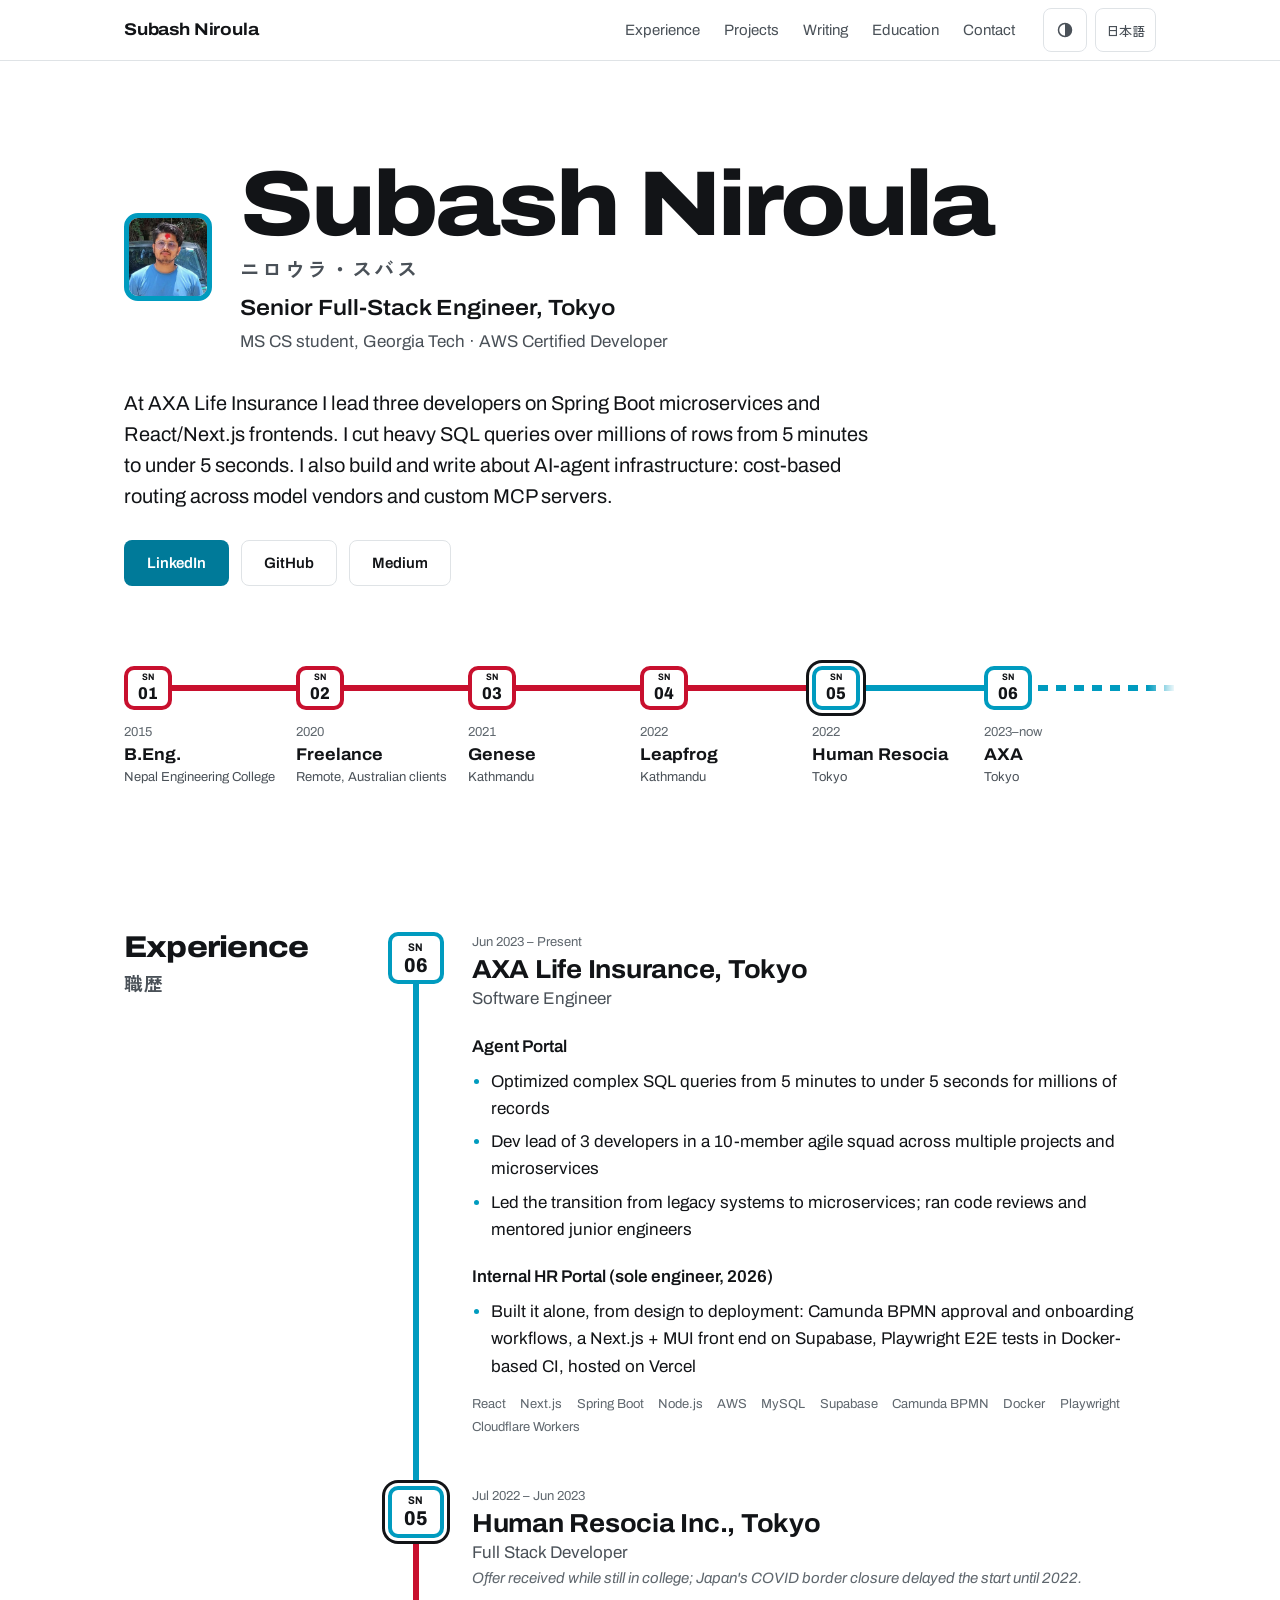
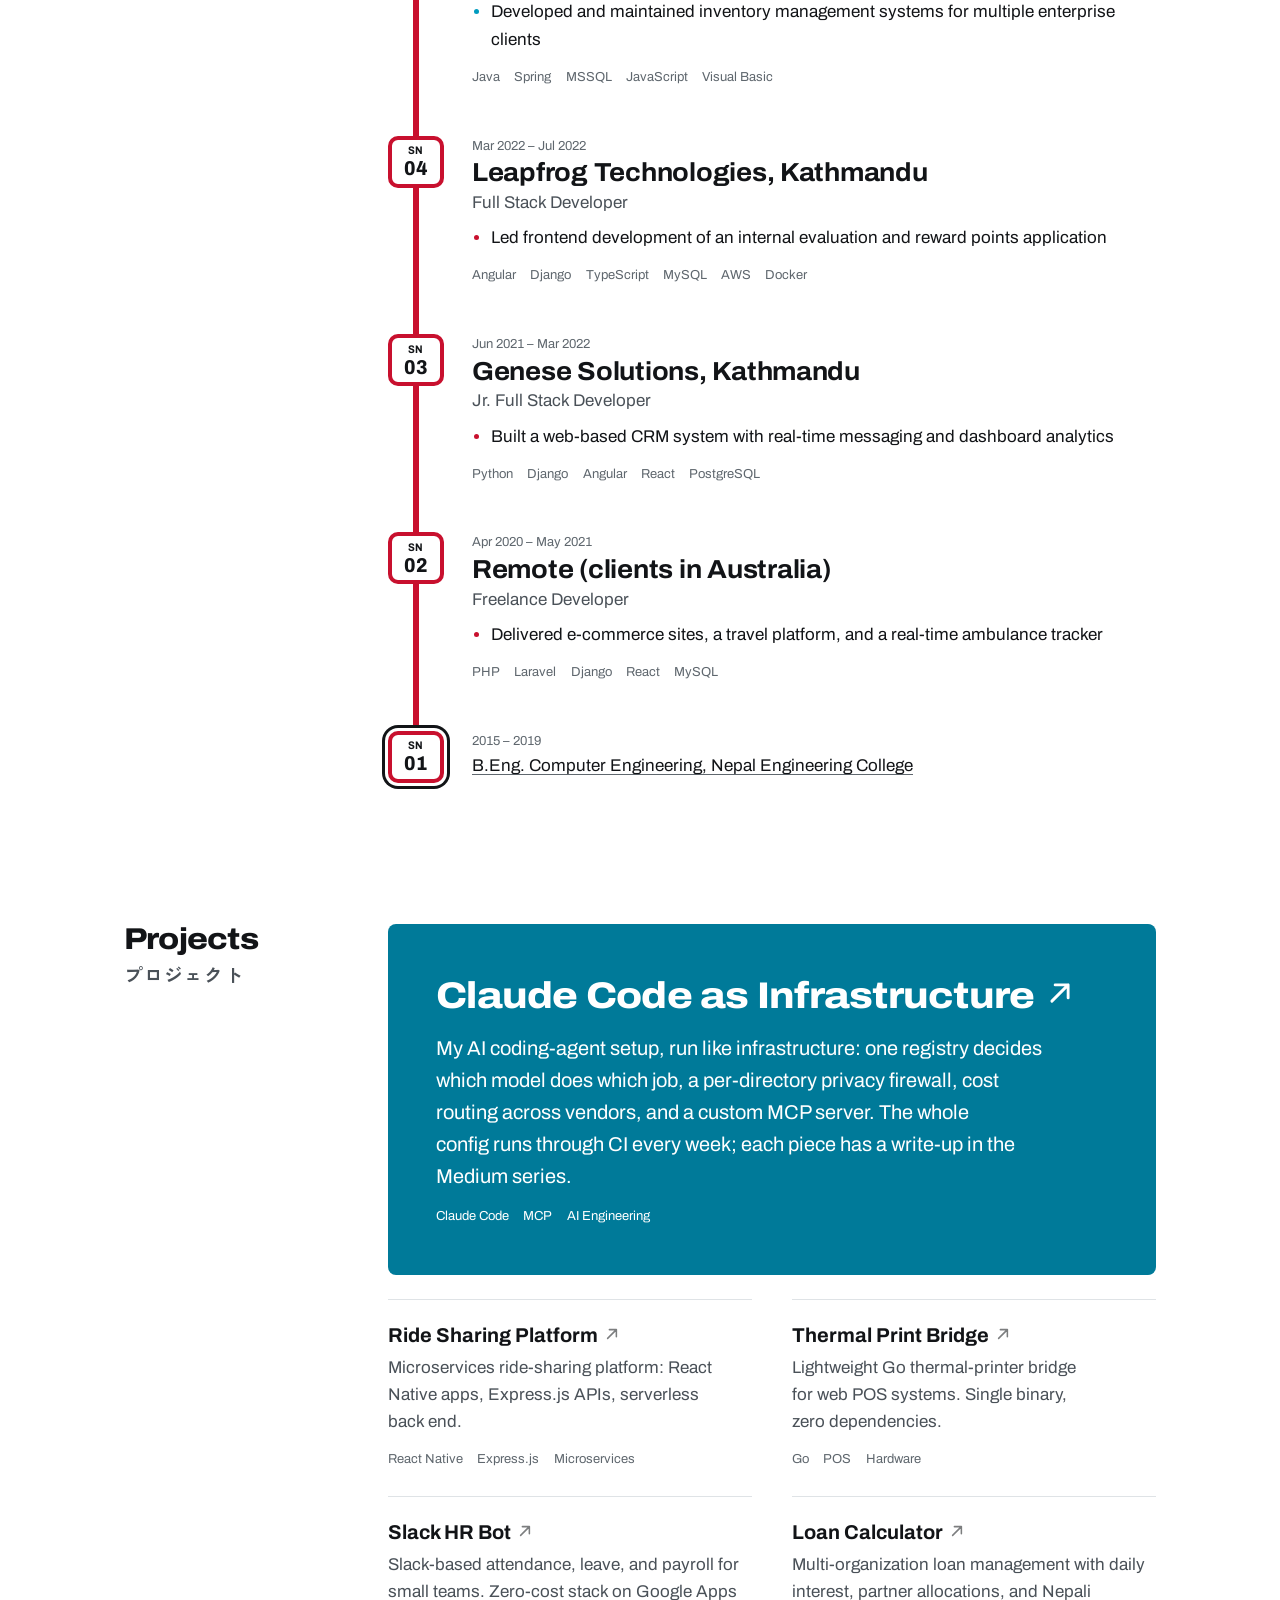
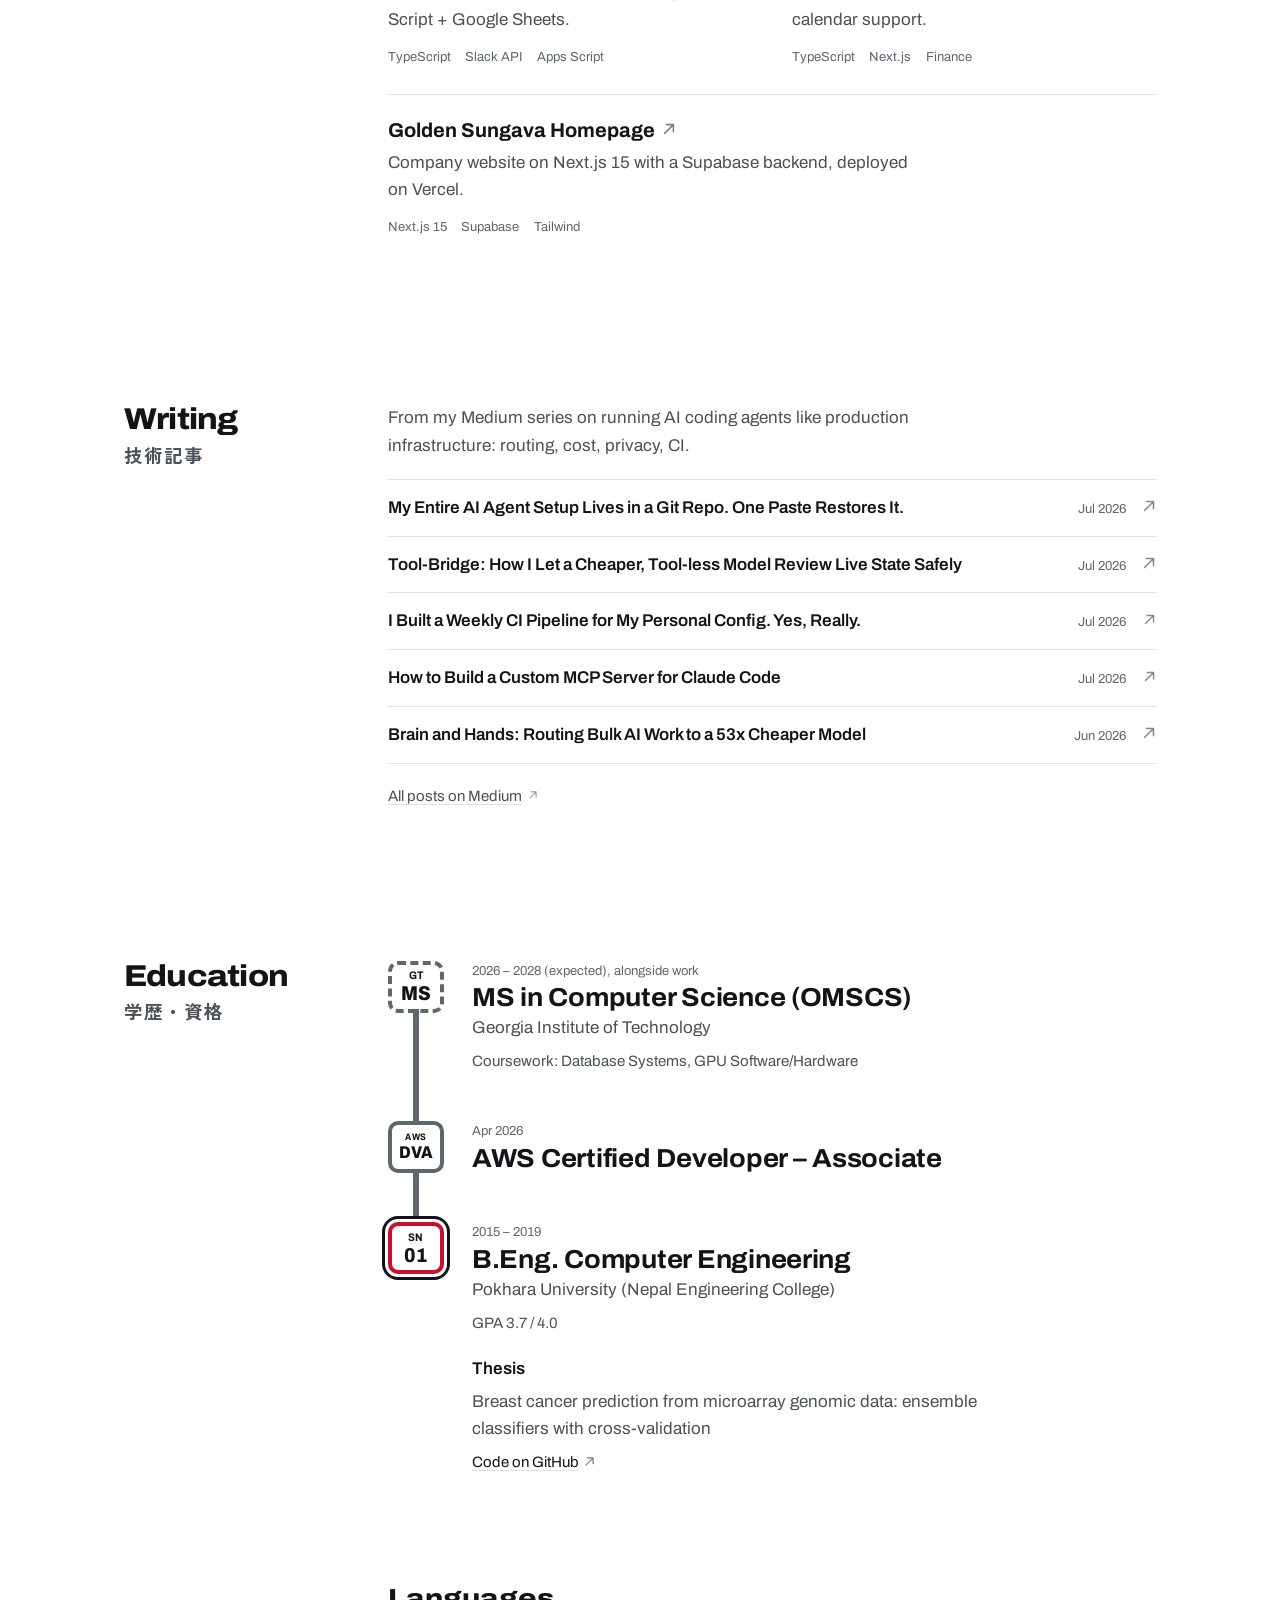
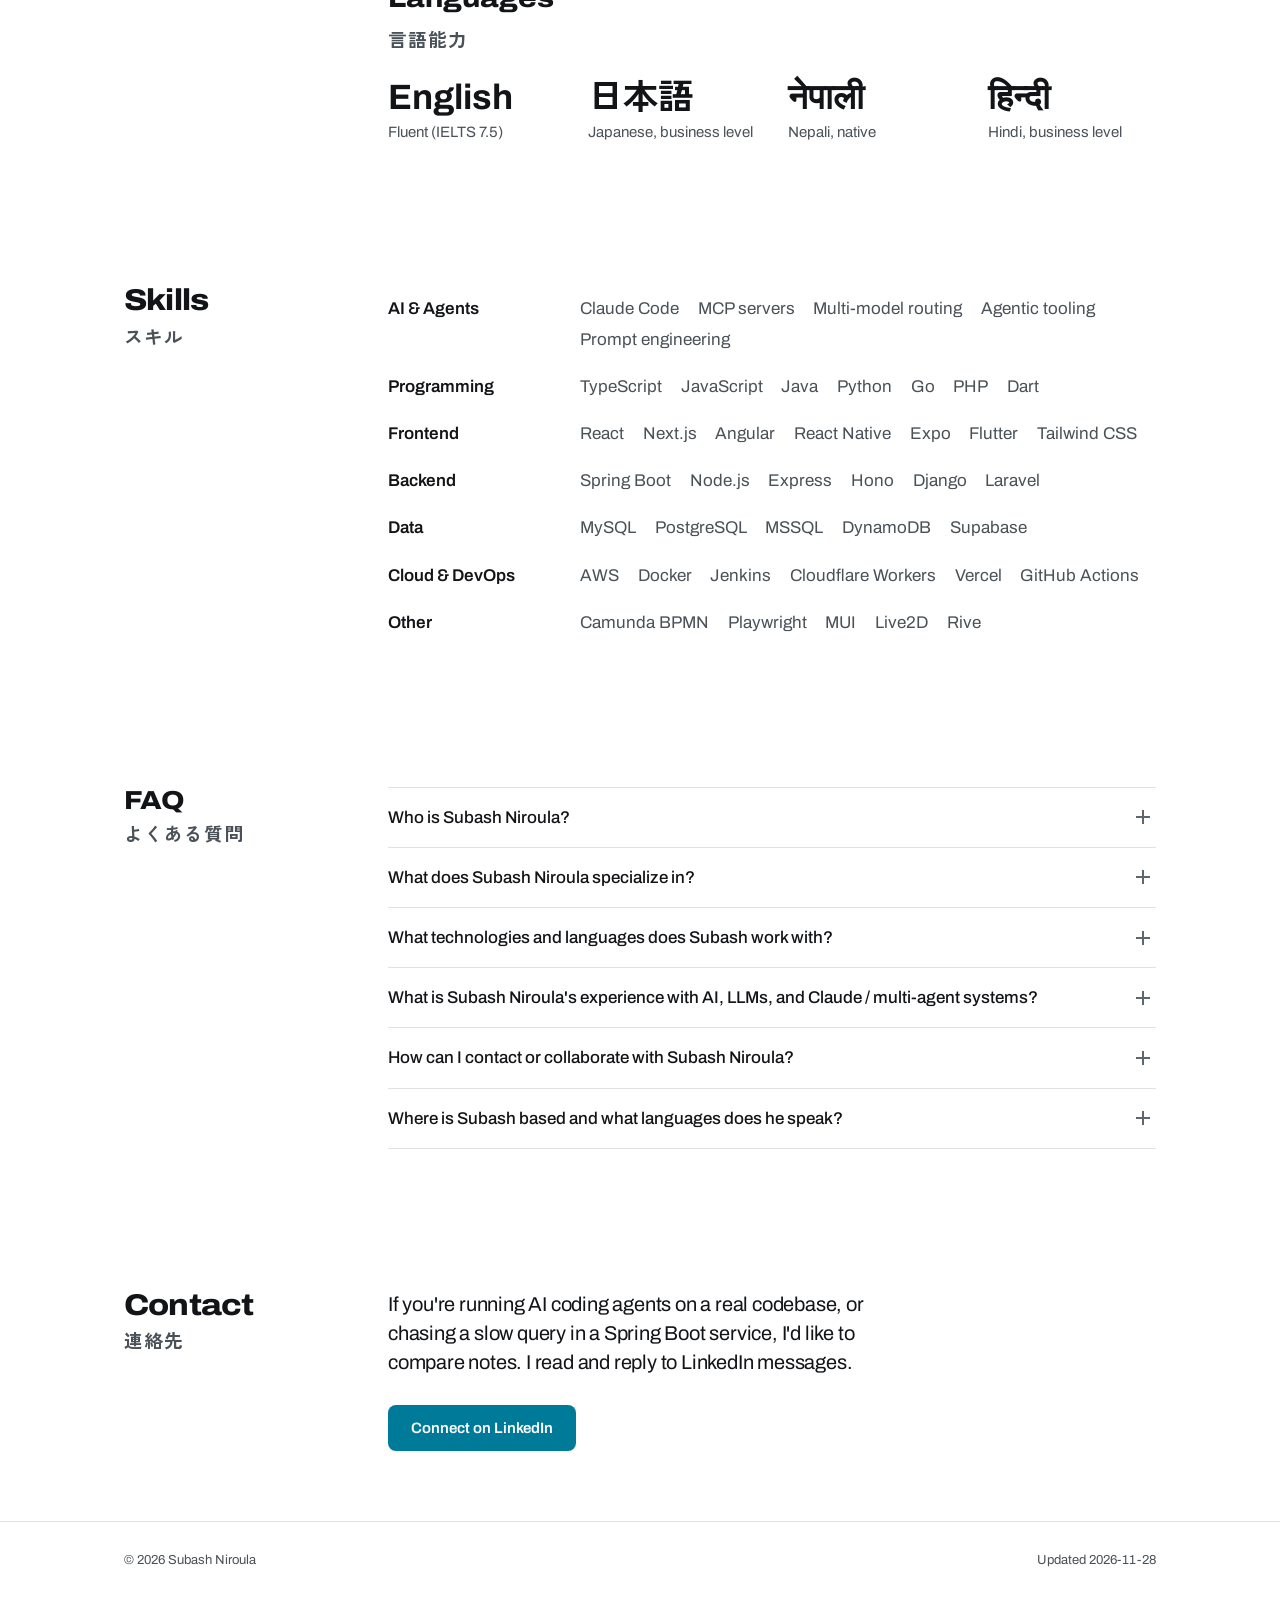
<file: index.html>
<!DOCTYPE html>
<html lang="en">
<head>
  <meta charset="UTF-8">
  <meta name="viewport" content="width=device-width, initial-scale=1.0">
  <meta name="color-scheme" content="light dark">
  <meta name="theme-color" content="#ffffff" media="(prefers-color-scheme: light)">
  <meta name="theme-color" content="#121417" media="(prefers-color-scheme: dark)">
  <!-- Apply saved theme before paint (no flash) -->
  <script>(function(){try{var t=localStorage.getItem('theme');if(t==='light'||t==='dark')document.documentElement.setAttribute('data-theme',t);}catch(e){}})();</script>
  <title>Subash Niroula — Senior Full-Stack Engineer in Tokyo</title>
  <meta name="description" content="Senior Full-Stack Engineer in Tokyo. 6+ years building enterprise products, microservices, and mobile apps with React, Spring Boot, Next.js, and Go — plus AI tooling: Claude orchestration, MCP, and multi-agent systems. MS CS @ Georgia Tech.">
  <meta name="keywords" content="Subash Niroula, Senior Full-Stack Engineer, Software Engineer Tokyo, Full Stack Developer Japan, AI Engineer, LLM, Claude, Claude Code, MCP, Model Context Protocol, multi-agent systems, AI agents, RAG, React, Spring Boot, Next.js, Go, AWS, TypeScript, Java, Python, Microservices, Georgia Tech OMSCS">
  <meta name="author" content="Subash Niroula">
  <meta name="robots" content="index, follow">
  <!-- Search engine verification -->
  <meta name="google-site-verification" content="googlef9025574cb126ee2">
  <meta name="msvalidate.01" content="975F6167C6D34147C3A9D5474EFAEA68">
  <link rel="canonical" href="https://subashn.com.np/">
  <!-- Open Graph / Social -->
  <meta property="og:type" content="website">
  <meta property="og:title" content="Subash Niroula — Senior Full-Stack Engineer in Tokyo">
  <meta property="og:description" content="Senior Full-Stack Engineer with 6+ years building enterprise products, microservices, and mobile apps. React, Spring Boot, Next.js, Go, AWS. MS CS @ Georgia Tech.">
  <meta property="og:url" content="https://subashn.com.np/">
  <meta property="og:image" content="https://subashn.com.np/avatar.jpg">
  <!-- Twitter/X Card -->
  <meta name="twitter:card" content="summary_large_image">
  <meta name="twitter:title" content="Subash Niroula — Senior Full-Stack Engineer in Tokyo">
  <meta name="twitter:description" content="Senior Full-Stack Engineer in Tokyo. 6+ years building enterprise systems with React, Spring Boot, Next.js and AWS, plus AI-agent infrastructure.">
  <meta name="twitter:image" content="https://subashn.com.np/avatar.jpg">
  <!-- Favicon -->
  <link rel="icon" type="image/svg+xml" href="/favicon.svg">
  <link rel="icon" type="image/jpeg" href="/avatar.jpg">
  <link rel="apple-touch-icon" href="/avatar.jpg">
  <!-- humans.txt -->
  <link type="text/plain" rel="author" href="/humans.txt">
  <!-- Fonts -->
  <link rel="preconnect" href="https://fonts.googleapis.com">
  <link rel="preconnect" href="https://fonts.gstatic.com" crossorigin>
  <link href="https://fonts.googleapis.com/css2?family=Archivo:wdth,wght@75..125,400..800&family=Zen+Kaku+Gothic+New:wght@400;700&display=swap" rel="stylesheet">
  <link rel="stylesheet" href="style.css">
  <!-- JSON-LD Structured Data: Person -->
  <script type="application/ld+json">
  {
    "@context": "https://schema.org",
    "@type": "Person",
    "@id": "https://subashn.com.np/#subash",
    "name": "Subash Niroula",
    "alternateName": "ニロウラ スバス",
    "url": "https://subashn.com.np",
    "image": "https://subashn.com.np/avatar.jpg",
    "jobTitle": "Senior Full-Stack Engineer",
    "hasOccupation": {
      "@type": "Occupation",
      "name": "Senior Full-Stack Software Engineer",
      "occupationLocation": { "@type": "City", "name": "Tokyo, Japan" },
      "skills": "React, Next.js, Spring Boot, Node.js, Go, TypeScript, Java, Python, AWS, Docker, Microservices, Cloudflare Workers, Camunda BPMN, AI tooling, LLMs, Claude, MCP, multi-agent systems, RAG"
    },
    "worksFor": {
      "@type": "Organization",
      "name": "AXA Life Insurance",
      "address": {
        "@type": "PostalAddress",
        "addressLocality": "Tokyo",
        "addressCountry": "JP"
      }
    },
    "address": {
      "@type": "PostalAddress",
      "addressLocality": "Tokyo",
      "addressCountry": "JP"
    },
    "alumniOf": [
      {
        "@type": "CollegeOrUniversity",
        "name": "Georgia Institute of Technology",
        "url": "https://www.gatech.edu",
        "department": "Online Master of Science in Computer Science (OMSCS)"
      },
      {
        "@type": "CollegeOrUniversity",
        "name": "Pokhara University (Nepal Engineering College)",
        "url": "https://www.pu.edu.np"
      }
    ],
    "hasCredential": [
      { "@type": "EducationalOccupationalCredential", "credentialCategory": "degree", "name": "B.Eng. Computer Engineering" },
      { "@type": "EducationalOccupationalCredential", "credentialCategory": "certificate", "name": "AWS Certified Developer – Associate (2026)" },
      { "@type": "EducationalOccupationalCredential", "credentialCategory": "certificate", "name": "IELTS 7.5 (English)" }
    ],
    "knowsLanguage": ["en", "ja", "hi", "ne"],
    "knowsAbout": [
      "TypeScript", "JavaScript", "Java", "Python", "Go",
      "React", "Next.js", "Spring Boot", "Node.js", "Angular",
      "React Native", "Flutter", "AWS", "Docker", "PostgreSQL",
      "MySQL", "Microservices", "Cloudflare Workers", "Supabase",
      "Camunda BPMN", "Full-Stack Development", "System Design",
      "Artificial Intelligence", "Large Language Models", "Claude", "Claude Code",
      "Model Context Protocol (MCP)", "Multi-Agent Systems", "AI Agents", "RAG", "Prompt Engineering"
    ],
    "description": "Senior Full-Stack Engineer in Tokyo with 6+ years of experience. Builds enterprise systems end to end with React, Spring Boot, Next.js, and AWS, and writes about AI-agent infrastructure. Pursuing an MS in Computer Science at Georgia Tech.",
    "sameAs": [
      "https://github.com/subash1999",
      "https://www.linkedin.com/in/subash-niroula-9a2734181/",
      "https://medium.com/@subash.niroula4455"
    ],
    "nationality": {
      "@type": "Country",
      "name": "Nepal"
    }
  }
  </script>
  <!-- JSON-LD: ProfilePage (signals this page IS this person — AI entity verification) -->
  <script type="application/ld+json">
  {
    "@context": "https://schema.org",
    "@type": "ProfilePage",
    "url": "https://subashn.com.np",
    "name": "Subash Niroula — Senior Full-Stack Engineer in Tokyo",
    "dateModified": "2026-11-28",
    "mainEntity": { "@id": "https://subashn.com.np/#subash" },
    "inLanguage": ["en", "ja"]
  }
  </script>
  <!-- JSON-LD: WebSite -->
  <script type="application/ld+json">
  {
    "@context": "https://schema.org",
    "@type": "WebSite",
    "name": "Subash Niroula — Portfolio",
    "url": "https://subashn.com.np",
    "author": { "@id": "https://subashn.com.np/#subash" },
    "inLanguage": ["en", "ja"]
  }
  </script>
  <!-- JSON-LD: FAQPage (answers mirror the visible #faq section — AI-askable) -->
  <script type="application/ld+json">
  {
    "@context": "https://schema.org",
    "@type": "FAQPage",
    "mainEntity": [
      {
        "@type": "Question",
        "name": "Who is Subash Niroula?",
        "acceptedAnswer": {
          "@type": "Answer",
          "text": "Subash Niroula is a Senior Full-Stack Engineer based in Tokyo, Japan, with 6+ years of experience building enterprise systems end to end. He works across React, Spring Boot, Next.js, and AWS, and is pursuing an MS in Computer Science at Georgia Tech."
        }
      },
      {
        "@type": "Question",
        "name": "What does Subash Niroula specialize in?",
        "acceptedAnswer": {
          "@type": "Answer",
          "text": "He specializes in full-stack product development from architecture through deployment and operations, including microservices, workflow automation with Camunda BPMN, and performance optimization such as cutting heavy SQL queries from 5 minutes to under 5 seconds on millions of records."
        }
      },
      {
        "@type": "Question",
        "name": "What technologies and languages does Subash work with?",
        "acceptedAnswer": {
          "@type": "Answer",
          "text": "TypeScript, JavaScript, Java, Python, and Go; React, Next.js, Angular, React Native, and Flutter on the frontend; Spring Boot, Node.js, Express, and Django on the backend; with AWS, Docker, Cloudflare Workers, and PostgreSQL or MySQL databases."
        }
      },
      {
        "@type": "Question",
        "name": "What is Subash Niroula's experience with AI, LLMs, and Claude / multi-agent systems?",
        "acceptedAnswer": {
          "@type": "Answer",
          "text": "Subash builds AI-powered systems and developer tooling: multi-agent orchestration, Claude and Claude Code workflows, MCP (Model Context Protocol) tools and servers, and LLM features integrated into full-stack apps. He benchmarked 9 local LLMs and built an MCP bridge to cut AI-agent costs (published on Medium), and works with retrieval-augmented generation (RAG), agent design, and prompt engineering."
        }
      },
      {
        "@type": "Question",
        "name": "How can I contact or collaborate with Subash Niroula?",
        "acceptedAnswer": {
          "@type": "Answer",
          "text": "The best way to reach Subash is on LinkedIn. He's always glad to talk shop with other engineers, swap notes on full-stack and AI tooling, and hear about interesting technical problems."
        }
      },
      {
        "@type": "Question",
        "name": "Where is Subash based and what languages does he speak?",
        "acceptedAnswer": {
          "@type": "Answer",
          "text": "He is based in Tokyo, Japan. He speaks English (IELTS 7.5), Japanese (business level), Hindi (business level), and native Nepali."
        }
      }
    ]
  }
  </script>
</head>
<body id="top">
  <a class="skip-link" href="#main" data-en="Skip to content" data-jp="本文へスキップ">Skip to content</a>

  <nav class="nav" aria-label="Primary">
    <div class="nav-inner">
      <a href="#top" class="nav-logo" lang="en">Subash Niroula</a>
      <div class="nav-links">
        <a href="#experience" data-en="Experience" data-jp="職歴">Experience</a>
        <a href="#projects" data-en="Projects" data-jp="プロジェクト">Projects</a>
        <a href="#writing" data-en="Writing" data-jp="技術記事">Writing</a>
        <a href="#education" data-en="Education" data-jp="学歴・資格">Education</a>
        <a href="#contact" data-en="Contact" data-jp="連絡先">Contact</a>
      </div>
      <div class="nav-actions">
        <button id="theme-toggle" class="nav-btn" type="button" aria-label="Dark mode" title="Dark mode" aria-pressed="false">
          <svg width="16" height="16" viewBox="0 0 16 16" aria-hidden="true"><circle cx="8" cy="8" r="6.5" fill="none" stroke="currentColor" stroke-width="1.5"/><path d="M8 1.5a6.5 6.5 0 0 1 0 13z" fill="currentColor"/></svg>
        </button>
        <button id="lang-toggle" class="nav-btn" type="button" lang="ja">日本語</button>
      </div>
    </div>
  </nav>

  <main id="main">
  <!-- Hero -->
  <header class="hero">
    <div class="container">
      <div class="hero-head">
        <img src="/avatar.jpg" alt="" class="hero-avatar" width="88" height="88">
        <div>
          <h1 class="hero-name" lang="en">Subash Niroula</h1>
          <p class="hero-kana" lang="ja" aria-hidden="true">ニロウラ・スバス</p>
          <p class="hero-title" data-en="Senior Full-Stack Engineer, Tokyo" data-jp="シニアフルスタックエンジニア（東京）">Senior Full-Stack Engineer, Tokyo</p>
          <p class="hero-sub" data-en="MS CS student, Georgia Tech · AWS Certified Developer" data-jp="ジョージア工科大学 CS修士課程在籍・AWS認定デベロッパー">MS CS student, Georgia Tech · AWS Certified Developer</p>
        </div>
      </div>
      <p class="hero-desc" data-en="At AXA Life Insurance I lead three developers on Spring Boot microservices and React/Next.js frontends. I cut heavy SQL queries over millions of rows from 5 minutes to under 5 seconds. I also build and write about AI-agent infrastructure: cost-based routing across model vendors and custom MCP servers." data-jp="アクサ生命保険で3名の開発者をリードし、Spring BootのマイクロサービスとReact/Next.jsのフロントエンドを開発しています。数百万件のデータを扱うSQLクエリの実行時間を5分から5秒未満に短縮しました。AIエージェント基盤（ベンダー横断のコスト別モデルルーティング、自作MCPサーバー）の構築と技術発信にも取り組んでいます。">At AXA Life Insurance I lead three developers on Spring Boot microservices and React/Next.js frontends. I cut heavy SQL queries over millions of rows from 5 minutes to under 5 seconds. I also build and write about AI-agent infrastructure: cost-based routing across model vendors and custom MCP servers.</p>
      <div class="hero-links">
        <a href="https://www.linkedin.com/in/subash-niroula-9a2734181/" target="_blank" rel="noopener me" class="btn btn-primary">LinkedIn</a>
        <a href="https://github.com/subash1999" target="_blank" rel="noopener me" class="btn btn-ghost">GitHub</a>
        <a href="https://medium.com/@subash.niroula4455" target="_blank" rel="noopener me" class="btn btn-ghost">Medium</a>
      </div>

      <!-- Career as a rail line: Nepal segment in crimson, Japan segment in the line colour -->
      <div class="strip-wrap">
        <ol class="strip" role="list" aria-label="Career route, 2015 to now">
          <li data-region="np" style="--i:0"><span class="code" aria-hidden="true"><b>SN</b>01</span><span class="yr">2015</span><span class="nm" data-en="B.Eng." data-jp="学士">B.Eng.</span><span class="pl" lang="en">Nepal Engineering College</span></li>
          <li data-region="np" style="--i:1"><span class="code" aria-hidden="true"><b>SN</b>02</span><span class="yr">2020</span><span class="nm" data-en="Freelance" data-jp="フリー​ランス">Freelance</span><span class="pl" data-en="Remote, Australian clients" data-jp="豪州クライアント（リモート）">Remote, Australian clients</span></li>
          <li data-region="np" style="--i:2"><span class="code" aria-hidden="true"><b>SN</b>03</span><span class="yr">2021</span><span class="nm" lang="en">Genese</span><span class="pl" data-en="Kathmandu" data-jp="カトマンズ">Kathmandu</span></li>
          <li data-region="np" style="--i:3"><span class="code" aria-hidden="true"><b>SN</b>04</span><span class="yr">2022</span><span class="nm" lang="en">Leapfrog</span><span class="pl" data-en="Kathmandu" data-jp="カトマンズ">Kathmandu</span></li>
          <li data-region="jp" data-cross style="--i:4"><span class="code" aria-hidden="true"><b>SN</b>05</span><span class="yr">2022</span><span class="nm" data-en="Human Resocia" data-jp="ヒューマン​リソシア">Human Resocia</span><span class="pl" data-en="Tokyo" data-jp="東京">Tokyo</span></li>
          <li data-region="jp" class="now" style="--i:5"><span class="code" aria-hidden="true"><b>SN</b>06</span><span class="yr" data-en="2023–now" data-jp="2023–現在">2023–now</span><span class="nm" lang="en">AXA</span><span class="pl" data-en="Tokyo" data-jp="東京">Tokyo</span></li>
        </ol>
      </div>
    </div>
  </header>

  <!-- Experience: one stop per job, newest first; the code is the stop's order on the route -->
  <section id="experience" class="section" aria-labelledby="experience-title">
    <div class="container">
      <h2 class="section-title" id="experience-title"><span data-en="Experience" data-jp="職歴">Experience</span><span class="sign-alt" lang="ja" aria-hidden="true" data-en="職歴" data-jp="Experience">職歴</span></h2>
      <ol class="route" role="list">

        <li class="stop" data-region="jp">
          <span class="code" aria-hidden="true"><b>SN</b>06</span>
          <div>
            <p class="stop-date" data-en="Jun 2023 – Present" data-jp="2023年6月 – 現在">Jun 2023 – Present</p>
            <h3 data-en="AXA Life Insurance, Tokyo" data-jp="アクサ生命保険（東京）">AXA Life Insurance, Tokyo</h3>
            <p class="stop-role" data-en="Software Engineer" data-jp="ソフトウェアエンジニア">Software Engineer</p>
            <h4 class="stop-sub" data-en="Agent Portal" data-jp="エージェントポータル">Agent Portal</h4>
            <ul>
              <li data-en="Optimized complex SQL queries from 5 minutes to under 5 seconds for millions of records" data-jp="数百万レコードを扱う複雑なSQLクエリを最適化し、実行時間を5分から5秒未満に短縮">Optimized complex SQL queries from 5 minutes to under 5 seconds for millions of records</li>
              <li data-en="Dev lead of 3 developers in a 10-member agile squad across multiple projects and microservices" data-jp="10名のアジャイルスクワッド内で3名の開発者のリードを務め、複数プロジェクト・マイクロサービスを担当">Dev lead of 3 developers in a 10-member agile squad across multiple projects and microservices</li>
              <li data-en="Led the transition from legacy systems to microservices; ran code reviews and mentored junior engineers" data-jp="レガシーシステムからマイクロサービスへの移行を主導し、コードレビューとジュニアエンジニアの育成を担当">Led the transition from legacy systems to microservices; ran code reviews and mentored junior engineers</li>
            </ul>
            <h4 class="stop-sub" data-en="Internal HR Portal (sole engineer, 2026)" data-jp="社内HRポータル（単独エンジニア・2026）">Internal HR Portal (sole engineer, 2026)</h4>
            <ul>
              <li data-en="Built it alone, from design to deployment: Camunda BPMN approval and onboarding workflows, a Next.js + MUI front end on Supabase, Playwright E2E tests in Docker-based CI, hosted on Vercel" data-jp="設計からデプロイまで単独で担当。Camunda BPMNで承認・オンボーディングのワークフローを構築し、Next.js + MUIとSupabaseで実装、Docker上のCIでPlaywrightのE2Eテストを回し、Vercelにデプロイ">Built it alone, from design to deployment: Camunda BPMN approval and onboarding workflows, a Next.js + MUI front end on Supabase, Playwright E2E tests in Docker-based CI, hosted on Vercel</li>
            </ul>
            <ul class="tags" role="list" lang="en"><li>React</li> <li>Next.js</li> <li>Spring Boot</li> <li>Node.js</li> <li>AWS</li> <li>MySQL</li> <li>Supabase</li> <li>Camunda BPMN</li> <li>Docker</li> <li>Playwright</li> <li>Cloudflare Workers</li></ul>
          </div>
        </li>

        <li class="stop" data-region="jp" data-cross>
          <span class="code" aria-hidden="true"><b>SN</b>05</span>
          <div>
            <p class="stop-date" data-en="Jul 2022 – Jun 2023" data-jp="2022年7月 – 2023年6月">Jul 2022 – Jun 2023</p>
            <h3 data-en="Human Resocia Inc., Tokyo" data-jp="ヒューマンリソシア株式会社（東京）">Human Resocia Inc., Tokyo</h3>
            <p class="stop-role" data-en="Full Stack Developer" data-jp="フルスタックエンジニア">Full Stack Developer</p>
            <p class="stop-note" data-en="Offer received while still in college; Japan's COVID border closure delayed the start until 2022." data-jp="大学在学中に内定。新型コロナによる日本の入国制限のため、入社は2022年に。">Offer received while still in college; Japan's COVID border closure delayed the start until 2022.</p>
            <ul>
              <li data-en="Developed and maintained inventory management systems for multiple enterprise clients" data-jp="複数の企業クライアント向け在庫管理システムを開発・保守">Developed and maintained inventory management systems for multiple enterprise clients</li>
            </ul>
            <ul class="tags" role="list" lang="en"><li>Java</li> <li>Spring</li> <li>MSSQL</li> <li>JavaScript</li> <li>Visual Basic</li></ul>
          </div>
        </li>

        <li class="stop" data-region="np">
          <span class="code" aria-hidden="true"><b>SN</b>04</span>
          <div>
            <p class="stop-date" data-en="Mar 2022 – Jul 2022" data-jp="2022年3月 – 2022年7月">Mar 2022 – Jul 2022</p>
            <h3 data-en="Leapfrog Technologies, Kathmandu" data-jp="Leapfrog Technologies（カトマンズ）">Leapfrog Technologies, Kathmandu</h3>
            <p class="stop-role" data-en="Full Stack Developer" data-jp="フルスタックエンジニア">Full Stack Developer</p>
            <ul>
              <li data-en="Led frontend development of an internal evaluation and reward points application" data-jp="社内評価・リワードポイントアプリのフロントエンド開発をリード">Led frontend development of an internal evaluation and reward points application</li>
            </ul>
            <ul class="tags" role="list" lang="en"><li>Angular</li> <li>Django</li> <li>TypeScript</li> <li>MySQL</li> <li>AWS</li> <li>Docker</li></ul>
          </div>
        </li>

        <li class="stop" data-region="np">
          <span class="code" aria-hidden="true"><b>SN</b>03</span>
          <div>
            <p class="stop-date" data-en="Jun 2021 – Mar 2022" data-jp="2021年6月 – 2022年3月">Jun 2021 – Mar 2022</p>
            <h3 data-en="Genese Solutions, Kathmandu" data-jp="Genese Solutions（カトマンズ）">Genese Solutions, Kathmandu</h3>
            <p class="stop-role" data-en="Jr. Full Stack Developer" data-jp="ジュニアフルスタックエンジニア">Jr. Full Stack Developer</p>
            <ul>
              <li data-en="Built a web-based CRM system with real-time messaging and dashboard analytics" data-jp="リアルタイムメッセージング・ダッシュボード分析機能を備えたWebベースCRMシステムを構築">Built a web-based CRM system with real-time messaging and dashboard analytics</li>
            </ul>
            <ul class="tags" role="list" lang="en"><li>Python</li> <li>Django</li> <li>Angular</li> <li>React</li> <li>PostgreSQL</li></ul>
          </div>
        </li>

        <li class="stop" data-region="np">
          <span class="code" aria-hidden="true"><b>SN</b>02</span>
          <div>
            <p class="stop-date" data-en="Apr 2020 – May 2021" data-jp="2020年4月 – 2021年5月">Apr 2020 – May 2021</p>
            <h3 data-en="Remote (clients in Australia)" data-jp="リモート（オーストラリアのクライアント）">Remote (clients in Australia)</h3>
            <p class="stop-role" data-en="Freelance Developer" data-jp="フリーランスエンジニア">Freelance Developer</p>
            <ul>
              <li data-en="Delivered e-commerce sites, a travel platform, and a real-time ambulance tracker" data-jp="ECサイト、旅行プラットフォーム、リアルタイム救急車追跡システムを納品">Delivered e-commerce sites, a travel platform, and a real-time ambulance tracker</li>
            </ul>
            <ul class="tags" role="list" lang="en"><li>PHP</li> <li>Laravel</li> <li>Django</li> <li>React</li> <li>MySQL</li></ul>
          </div>
        </li>

        <li class="stop stop-term" data-region="np" data-cross>
          <span class="code" aria-hidden="true"><b>SN</b>01</span>
          <div>
            <p class="stop-date" data-en="2015 – 2019" data-jp="2015年 – 2019年">2015 – 2019</p>
            <p><a href="#education" data-en="B.Eng. Computer Engineering, Nepal Engineering College" data-jp="Nepal Engineering College 学士（コンピュータ工学）">B.Eng. Computer Engineering, Nepal Engineering College</a></p>
          </div>
        </li>

      </ol>
    </div>
  </section>

  <!-- Projects -->
  <section id="projects" class="section" aria-labelledby="projects-title">
    <div class="container">
      <h2 class="section-title" id="projects-title"><span data-en="Projects" data-jp="プロジェクト">Projects</span><span class="sign-alt" lang="ja" aria-hidden="true" data-en="プロジェクト" data-jp="Projects">プロジェクト</span></h2>
      <div class="projects">

        <article class="project project-featured">
          <h3><a class="ext" lang="en" href="https://github.com/subash1999/claude-code-as-infrastructure" target="_blank" rel="noopener">Claude Code as Infrastructure</a></h3>
          <p data-en="My AI coding-agent setup, run like infrastructure: one registry decides which model does which job, a per-directory privacy firewall, cost routing across vendors, and a custom MCP server. The whole config runs through CI every week; each piece has a write-up in the Medium series." data-jp="AIコーディングエージェントをインフラとして運用する構成：どのモデルに何を任せるかを決めるレジストリ、ディレクトリ単位のプライバシー保護、ベンダー横断のコスト最適化、カスタムMCPサーバー。設定全体は毎週CIで検証し、各要素の解説をMedium連載に書いています。">My AI coding-agent setup, run like infrastructure: one registry decides which model does which job, a per-directory privacy firewall, cost routing across vendors, and a custom MCP server. The whole config runs through CI every week; each piece has a write-up in the Medium series.</p>
          <ul class="tags" role="list" lang="en"><li>Claude Code</li> <li>MCP</li> <li>AI Engineering</li></ul>
        </article>

        <article class="project">
          <h3><a class="ext" lang="en" href="https://github.com/nepal-ride-sharing-app" target="_blank" rel="noopener">Ride Sharing Platform</a></h3>
          <p data-en="Microservices ride-sharing platform: React Native apps, Express.js APIs, serverless back end." data-jp="React Nativeアプリ、Express.js API、サーバーレス構成によるマイクロサービス型ライドシェア。">Microservices ride-sharing platform: React Native apps, Express.js APIs, serverless back end.</p>
          <ul class="tags" role="list" lang="en"><li>React Native</li> <li>Express.js</li> <li>Microservices</li></ul>
        </article>

        <article class="project">
          <h3><a class="ext" lang="en" href="https://github.com/narbada-madhusudhan/nme-print-bridge" target="_blank" rel="noopener">Thermal Print Bridge</a></h3>
          <p data-en="Lightweight Go thermal-printer bridge for web POS systems. Single binary, zero dependencies." data-jp="Web POSシステム向けの軽量Goサーマルプリンターブリッジ。シングルバイナリ、依存関係ゼロ。">Lightweight Go thermal-printer bridge for web POS systems. Single binary, zero dependencies.</p>
          <ul class="tags" role="list" lang="en"><li>Go</li> <li>POS</li> <li>Hardware</li></ul>
        </article>

        <article class="project">
          <h3><a class="ext" lang="en" href="https://github.com/subash1999/slack-hr-bot" target="_blank" rel="noopener">Slack HR Bot</a></h3>
          <p data-en="Slack-based attendance, leave, and payroll for small teams. Zero-cost stack on Google Apps Script + Google Sheets." data-jp="Slackベースの勤怠・休暇・給与計算システム。Google Apps Script + Google Sheetsによるゼロコスト構成。">Slack-based attendance, leave, and payroll for small teams. Zero-cost stack on Google Apps Script + Google Sheets.</p>
          <ul class="tags" role="list" lang="en"><li>TypeScript</li> <li>Slack API</li> <li>Apps Script</li></ul>
        </article>

        <article class="project">
          <h3><a class="ext" lang="en" href="https://github.com/subash1999/loan-calculation-app" target="_blank" rel="noopener">Loan Calculator</a></h3>
          <p data-en="Multi-organization loan management with daily interest, partner allocations, and Nepali calendar support." data-jp="日次利息計算、パートナー配分、ネパール暦に対応したマルチ組織ローン管理。">Multi-organization loan management with daily interest, partner allocations, and Nepali calendar support.</p>
          <ul class="tags" role="list" lang="en"><li>TypeScript</li> <li>Next.js</li> <li>Finance</li></ul>
        </article>

        <article class="project">
          <h3><a class="ext" lang="en" href="https://github.com/subash1999/golden-sungava-homepage" target="_blank" rel="noopener">Golden Sungava Homepage</a></h3>
          <p data-en="Company website on Next.js 15 with a Supabase backend, deployed on Vercel." data-jp="Next.js 15とSupabaseで構築し、Vercelにデプロイした企業サイト。">Company website on Next.js 15 with a Supabase backend, deployed on Vercel.</p>
          <ul class="tags" role="list" lang="en"><li>Next.js 15</li> <li>Supabase</li> <li>Tailwind</li></ul>
        </article>

      </div>
    </div>
  </section>

  <!-- Writing (auto-baked from Medium RSS) -->
  <section id="writing" class="section" aria-labelledby="writing-title">
    <div class="container">
      <h2 class="section-title" id="writing-title"><span data-en="Writing" data-jp="技術記事">Writing</span><span class="sign-alt" lang="ja" aria-hidden="true" data-en="技術記事" data-jp="Writing">技術記事</span></h2>
      <p class="section-intro" data-en="From my Medium series on running AI coding agents like production infrastructure: routing, cost, privacy, CI." data-jp="AIコーディングエージェントを本番インフラのように運用するMedium連載より（ルーティング、コスト、プライバシー、CI）。">From my Medium series on running AI coding agents like production infrastructure: routing, cost, privacy, CI.</p>
      <ul class="writing-list" role="list" lang="en">
                <li><a href="https://medium.com/@subash.niroula4455/my-entire-ai-agent-setup-lives-in-a-git-repo-one-paste-restores-it-99fadb8e89ae" target="_blank" rel="noopener"><span>My Entire AI Agent Setup Lives in a Git Repo. One Paste Restores It.</span><time datetime="2026-07-19">Jul 2026</time></a></li>
        <li><a href="https://medium.com/@subash.niroula4455/tool-bridge-how-i-let-a-cheaper-tool-less-model-review-live-state-safely-6a91f87ac3b3" target="_blank" rel="noopener"><span>Tool-Bridge: How I Let a Cheaper, Tool-less Model Review Live State Safely</span><time datetime="2026-07-12">Jul 2026</time></a></li>
        <li><a href="https://medium.com/@subash.niroula4455/i-built-a-weekly-ci-pipeline-for-my-personal-config-yes-really-40c45caaa03f" target="_blank" rel="noopener"><span>I Built a Weekly CI Pipeline for My Personal Config. Yes, Really.</span><time datetime="2026-07-12">Jul 2026</time></a></li>
        <li><a href="https://medium.com/@subash.niroula4455/how-to-build-a-custom-mcp-server-for-claude-code-d8eab51e37e8" target="_blank" rel="noopener"><span>How to Build a Custom MCP Server for Claude Code</span><time datetime="2026-07-05">Jul 2026</time></a></li>
        <li><a href="https://medium.com/@subash.niroula4455/brain-and-hands-routing-bulk-ai-work-to-a-53x-cheaper-model-7200c63e31d1" target="_blank" rel="noopener"><span>Brain and Hands: Routing Bulk AI Work to a 53x Cheaper Model</span><time datetime="2026-06-28">Jun 2026</time></a></li>
      </ul>
      <p class="more-link"><a class="ext" href="https://medium.com/@subash.niroula4455" target="_blank" rel="noopener" data-en="All posts on Medium" data-jp="Mediumで全記事を見る">All posts on Medium</a></p>
    </div>
  </section>

  <!-- Education, certification, languages -->
  <section id="education" class="section" aria-labelledby="education-title">
    <div class="container">
      <h2 class="section-title" id="education-title"><span data-en="Education" data-jp="学歴・資格">Education</span><span class="sign-alt" lang="ja" aria-hidden="true" data-en="学歴・資格" data-jp="Education">学歴・資格</span></h2>
      <ol class="route route-edu" role="list">
        <li class="stop" data-region="jp">
          <span class="code code-wip" aria-hidden="true"><b>GT</b>MS</span>
          <div>
            <p class="stop-date" data-en="2026 – 2028 (expected), alongside work" data-jp="2026年 – 2028年（修了予定・在職中に履修）">2026 – 2028 (expected), alongside work</p>
            <h3 data-en="MS in Computer Science (OMSCS)" data-jp="コンピュータサイエンス修士課程（OMSCS）">MS in Computer Science (OMSCS)</h3>
            <p class="stop-role" data-en="Georgia Institute of Technology" data-jp="ジョージア工科大学">Georgia Institute of Technology</p>
            <p class="edu-meta" data-en="Coursework: Database Systems, GPU Software/Hardware" data-jp="履修科目：データベースシステム、GPUソフトウェア/ハードウェア">Coursework: Database Systems, GPU Software/Hardware</p>
          </div>
        </li>
        <li class="stop" data-region="jp">
          <span class="code code-3" aria-hidden="true"><b>AWS</b>DVA</span>
          <div>
            <p class="stop-date" data-en="Apr 2026" data-jp="2026年4月">Apr 2026</p>
            <h3 data-en="AWS Certified Developer – Associate" data-jp="AWS認定デベロッパー – アソシエイト">AWS Certified Developer – Associate</h3>
          </div>
        </li>
        <li class="stop" data-region="np" data-cross>
          <span class="code" aria-hidden="true"><b>SN</b>01</span>
          <div>
            <p class="stop-date" data-en="2015 – 2019" data-jp="2015年 – 2019年">2015 – 2019</p>
            <h3 data-en="B.Eng. Computer Engineering" data-jp="学士（コンピュータ工学）">B.Eng. Computer Engineering</h3>
            <p class="stop-role" data-en="Pokhara University (Nepal Engineering College)" data-jp="ポカラ大学（Nepal Engineering College）">Pokhara University (Nepal Engineering College)</p>
            <p class="edu-meta" lang="en">GPA 3.7 / 4.0</p>
            <h4 class="stop-sub" data-en="Thesis" data-jp="卒業論文">Thesis</h4>
            <p class="edu-thesis" data-en="Breast cancer prediction from microarray genomic data: ensemble classifiers with cross-validation" data-jp="マイクロアレイゲノムデータによる乳がん予測：アンサンブル分類器と交差検証">Breast cancer prediction from microarray genomic data: ensemble classifiers with cross-validation</p>
            <p class="edu-meta"><a class="ext" href="https://github.com/subash1999/NEC-Study-and-Analysis-of-Breast-Cancer-Using-Genomics" target="_blank" rel="noopener" data-en="Code on GitHub" data-jp="GitHubでコードを見る">Code on GitHub</a></p>
          </div>
        </li>
      </ol>

      <h3 class="sub-title"><span data-en="Languages" data-jp="言語能力">Languages</span><span class="sign-alt" lang="ja" aria-hidden="true" data-en="言語能力" data-jp="Languages">言語能力</span></h3>
      <ul class="langs" role="list">
        <li><span class="lang-native" lang="en">English</span><span class="lang-level" data-en="Fluent (IELTS 7.5)" data-jp="流暢（IELTS 7.5）">Fluent (IELTS 7.5)</span></li>
        <li><span class="lang-native" lang="ja">日本語</span><span class="lang-level" data-en="Japanese, business level" data-jp="日本語（ビジネスレベル）">Japanese, business level</span></li>
        <li><span class="lang-native" lang="ne">नेपाली</span><span class="lang-level" data-en="Nepali, native" data-jp="ネパール語（母語）">Nepali, native</span></li>
        <li><span class="lang-native" lang="hi">हिन्दी</span><span class="lang-level" data-en="Hindi, business level" data-jp="ヒンディー語（ビジネスレベル）">Hindi, business level</span></li>
      </ul>
    </div>
  </section>

  <!-- Skills -->
  <section id="skills" class="section" aria-labelledby="skills-title">
    <div class="container">
      <h2 class="section-title" id="skills-title"><span data-en="Skills" data-jp="スキル">Skills</span><span class="sign-alt" lang="ja" aria-hidden="true" data-en="スキル" data-jp="Skills">スキル</span></h2>
      <dl class="skills">
        <div><dt data-en="AI &amp; Agents" data-jp="AI・エージェント">AI &amp; Agents</dt><dd><ul class="tags" role="list" lang="en"><li>Claude Code</li> <li>MCP servers</li> <li>Multi-model routing</li> <li>Agentic tooling</li> <li>Prompt engineering</li></ul></dd></div>
        <div><dt data-en="Programming" data-jp="プログラミング言語">Programming</dt><dd><ul class="tags" role="list" lang="en"><li>TypeScript</li> <li>JavaScript</li> <li>Java</li> <li>Python</li> <li>Go</li> <li>PHP</li> <li>Dart</li></ul></dd></div>
        <div><dt data-en="Frontend" data-jp="フロントエンド">Frontend</dt><dd><ul class="tags" role="list" lang="en"><li>React</li> <li>Next.js</li> <li>Angular</li> <li>React Native</li> <li>Expo</li> <li>Flutter</li> <li>Tailwind CSS</li></ul></dd></div>
        <div><dt data-en="Backend" data-jp="バックエンド">Backend</dt><dd><ul class="tags" role="list" lang="en"><li>Spring Boot</li> <li>Node.js</li> <li>Express</li> <li>Hono</li> <li>Django</li> <li>Laravel</li></ul></dd></div>
        <div><dt data-en="Data" data-jp="データベース">Data</dt><dd><ul class="tags" role="list" lang="en"><li>MySQL</li> <li>PostgreSQL</li> <li>MSSQL</li> <li>DynamoDB</li> <li>Supabase</li></ul></dd></div>
        <div><dt data-en="Cloud &amp; DevOps" data-jp="クラウド・DevOps">Cloud &amp; DevOps</dt><dd><ul class="tags" role="list" lang="en"><li>AWS</li> <li>Docker</li> <li>Jenkins</li> <li>Cloudflare Workers</li> <li>Vercel</li> <li>GitHub Actions</li></ul></dd></div>
        <div><dt data-en="Other" data-jp="その他">Other</dt><dd><ul class="tags" role="list" lang="en"><li>Camunda BPMN</li> <li>Playwright</li> <li>MUI</li> <li>Live2D</li> <li>Rive</li></ul></dd></div>
      </dl>
    </div>
  </section>

  <!-- FAQ (AI-askable — visible text mirrors the FAQPage JSON-LD exactly) -->
  <section id="faq" class="section" aria-labelledby="faq-title">
    <div class="container">
      <h2 class="section-title section-title-small" id="faq-title"><span data-en="FAQ" data-jp="よくある質問">FAQ</span><span class="sign-alt" lang="ja" aria-hidden="true" data-en="よくある質問" data-jp="FAQ">よくある質問</span></h2>
      <div class="faq-list">
        <details class="faq-item">
          <summary data-en="Who is Subash Niroula?" data-jp="ニロウラ・スバスとは？">Who is Subash Niroula?</summary>
          <p data-en="Subash Niroula is a Senior Full-Stack Engineer based in Tokyo, Japan, with 6+ years of experience building enterprise systems end to end. He works across React, Spring Boot, Next.js, and AWS, and is pursuing an MS in Computer Science at Georgia Tech." data-jp="ニロウラ・スバスは東京を拠点とするシニアフルスタックエンジニアです。エンジニア歴は6年以上で、企業向けシステムを設計から運用まで一貫して構築してきました。React、Spring Boot、Next.js、AWSを扱い、ジョージア工科大学でコンピュータサイエンスの修士課程に在籍しています。">Subash Niroula is a Senior Full-Stack Engineer based in Tokyo, Japan, with 6+ years of experience building enterprise systems end to end. He works across React, Spring Boot, Next.js, and AWS, and is pursuing an MS in Computer Science at Georgia Tech.</p>
        </details>
        <details class="faq-item">
          <summary data-en="What does Subash Niroula specialize in?" data-jp="ニロウラ・スバスの専門は？">What does Subash Niroula specialize in?</summary>
          <p data-en="He specializes in full-stack product development from architecture through deployment and operations, including microservices, workflow automation with Camunda BPMN, and performance optimization such as cutting heavy SQL queries from 5 minutes to under 5 seconds on millions of records." data-jp="アーキテクチャ設計からデプロイ・運用まで、フルスタックのプロダクト開発を専門としています。マイクロサービス、Camunda BPMNによるワークフロー自動化、数百万レコードに対する複雑なSQLクエリの実行時間を5分から5秒未満に短縮するなどのパフォーマンス最適化を手がけています。">He specializes in full-stack product development from architecture through deployment and operations, including microservices, workflow automation with Camunda BPMN, and performance optimization such as cutting heavy SQL queries from 5 minutes to under 5 seconds on millions of records.</p>
        </details>
        <details class="faq-item">
          <summary data-en="What technologies and languages does Subash work with?" data-jp="ニロウラ・スバスが扱う技術・言語は？">What technologies and languages does Subash work with?</summary>
          <p data-en="TypeScript, JavaScript, Java, Python, and Go; React, Next.js, Angular, React Native, and Flutter on the frontend; Spring Boot, Node.js, Express, and Django on the backend; with AWS, Docker, Cloudflare Workers, and PostgreSQL or MySQL databases." data-jp="TypeScript、JavaScript、Java、Python、Go。フロントエンドはReact、Next.js、Angular、React Native、Flutter。バックエンドはSpring Boot、Node.js、Express、Django。AWS、Docker、Cloudflare Workers、PostgreSQLやMySQLを使用します。">TypeScript, JavaScript, Java, Python, and Go; React, Next.js, Angular, React Native, and Flutter on the frontend; Spring Boot, Node.js, Express, and Django on the backend; with AWS, Docker, Cloudflare Workers, and PostgreSQL or MySQL databases.</p>
        </details>
        <details class="faq-item">
          <summary data-en="What is Subash Niroula's experience with AI, LLMs, and Claude / multi-agent systems?" data-jp="AI・LLM・Claude・マルチエージェントの経験は？">What is Subash Niroula's experience with AI, LLMs, and Claude / multi-agent systems?</summary>
          <p data-en="Subash builds AI-powered systems and developer tooling: multi-agent orchestration, Claude and Claude Code workflows, MCP (Model Context Protocol) tools and servers, and LLM features integrated into full-stack apps. He benchmarked 9 local LLMs and built an MCP bridge to cut AI-agent costs (published on Medium), and works with retrieval-augmented generation (RAG), agent design, and prompt engineering." data-jp="AIを活用したシステムと開発者向けツールを構築しています。マルチエージェントのオーケストレーション、ClaudeおよびClaude Codeのワークフロー、MCP（Model Context Protocol）ツール・サーバー、フルスタックアプリへのLLM機能の統合などです。9種類のローカルLLMをベンチマークし、AIエージェントのコストを削減するMCPブリッジを開発（Mediumに掲載）。RAG、エージェント設計、プロンプトエンジニアリングにも取り組んでいます。">Subash builds AI-powered systems and developer tooling: multi-agent orchestration, Claude and Claude Code workflows, MCP (Model Context Protocol) tools and servers, and LLM features integrated into full-stack apps. He benchmarked 9 local LLMs and built an MCP bridge to cut AI-agent costs (published on Medium), and works with retrieval-augmented generation (RAG), agent design, and prompt engineering.</p>
        </details>
        <details class="faq-item">
          <summary data-en="How can I contact or collaborate with Subash Niroula?" data-jp="連絡するには？">How can I contact or collaborate with Subash Niroula?</summary>
          <p data-en="The best way to reach Subash is on LinkedIn. He's always glad to talk shop with other engineers, swap notes on full-stack and AI tooling, and hear about interesting technical problems." data-jp="連絡はLinkedInが最適です。エンジニア同士の技術談義、フルスタックやAIツールに関する情報交換、興味深い技術課題の相談はいつでも歓迎します。">The best way to reach Subash is on LinkedIn. He's always glad to talk shop with other engineers, swap notes on full-stack and AI tooling, and hear about interesting technical problems.</p>
        </details>
        <details class="faq-item">
          <summary data-en="Where is Subash based and what languages does he speak?" data-jp="拠点と話せる言語は？">Where is Subash based and what languages does he speak?</summary>
          <p data-en="He is based in Tokyo, Japan. He speaks English (IELTS 7.5), Japanese (business level), Hindi (business level), and native Nepali." data-jp="東京を拠点としています。英語（IELTS 7.5）、日本語（ビジネスレベル）、ヒンディー語（ビジネスレベル）、そして母語のネパール語を話します。">He is based in Tokyo, Japan. He speaks English (IELTS 7.5), Japanese (business level), Hindi (business level), and native Nepali.</p>
        </details>
      </div>
    </div>
  </section>
  <!-- Contact -->
  <section id="contact" class="section section-contact" aria-labelledby="contact-title">
    <div class="container">
      <h2 class="section-title" id="contact-title"><span data-en="Contact" data-jp="連絡先">Contact</span><span class="sign-alt" lang="ja" aria-hidden="true" data-en="連絡先" data-jp="Contact">連絡先</span></h2>
      <p class="contact-lead" data-en="If you're running AI coding agents on a real codebase, or chasing a slow query in a Spring Boot service, I'd like to compare notes. I read and reply to LinkedIn messages." data-jp="AIコーディングエージェントを実際のコードベースで運用している方や、Spring Bootの遅いクエリと向き合っている方と、ぜひ情報交換したいです。LinkedInのメッセージには目を通して返信しています。">If you're running AI coding agents on a real codebase, or chasing a slow query in a Spring Boot service, I'd like to compare notes. I read and reply to LinkedIn messages.</p>
      <div class="hero-links">
        <a href="https://www.linkedin.com/in/subash-niroula-9a2734181/" target="_blank" rel="noopener me" class="btn btn-primary" data-en="Connect on LinkedIn" data-jp="LinkedInでつながる">Connect on LinkedIn</a>
      </div>
    </div>
  </section>
  </main>

  <footer class="footer">
    <div class="container footer-row">
      <p>&copy; 2026 Subash Niroula</p>
      <p><span data-en="Updated" data-jp="最終更新">Updated</span> <time datetime="2026-11-28">2026-11-28</time></p>
    </div>
  </footer>

  <script>
    const root = document.documentElement;
    const store = {
      get: k => { try { return localStorage.getItem(k); } catch (e) { return null; } },
      set: (k, v) => { try { localStorage.setItem(k, v); } catch (e) {} },
    };

    // Theme: head script applies a saved choice; otherwise follow the system
    const themeToggle = document.getElementById('theme-toggle');
    const effectiveTheme = () =>
      root.getAttribute('data-theme') ||
      (matchMedia('(prefers-color-scheme: light)').matches ? 'light' : 'dark');
    const syncTheme = () => {
      const dark = effectiveTheme() === 'dark';
      themeToggle.setAttribute('aria-pressed', dark);
      document.querySelectorAll('meta[name=theme-color]').forEach(m => { m.content = dark ? '#121417' : '#ffffff'; });
    };
    syncTheme();
    matchMedia('(prefers-color-scheme: light)').addEventListener('change', syncTheme);
    themeToggle.addEventListener('click', () => {
      const next = effectiveTheme() === 'dark' ? 'light' : 'dark';
      root.setAttribute('data-theme', next);
      store.set('theme', next);
      syncTheme();
    });

    // Language: swap textContent from data-en / data-jp, remember the choice
    const langToggle = document.getElementById('lang-toggle');
    const setLang = jp => {
      root.lang = jp ? 'ja' : 'en';
      langToggle.textContent = jp ? 'English' : '日本語';
      langToggle.lang = jp ? 'en' : 'ja';
      document.title = jp ? 'ニロウラ・スバス — シニアフルスタックエンジニア（東京）' : 'Subash Niroula — Senior Full-Stack Engineer in Tokyo';
      themeToggle.setAttribute('aria-label', jp ? 'ダークモード' : 'Dark mode');
      document.querySelector('.strip').setAttribute('aria-label', jp ? '経歴ルート（2015年〜現在）' : 'Career route, 2015 to now');
      themeToggle.title = themeToggle.getAttribute('aria-label');
      document.querySelectorAll('.sign-alt').forEach(s => { s.lang = jp ? 'en' : 'ja'; });
      document.querySelectorAll('[data-en]').forEach(el => {
        el.textContent = jp ? el.dataset.jp : el.dataset.en;
      });
    };
    if (store.get('lang') === 'ja') setLang(true);
    langToggle.addEventListener('click', () => {
      const jp = root.lang !== 'ja';
      setLang(jp);
      store.set('lang', jp ? 'ja' : 'en');
    });

  </script>
</body>
</html>
</file>
<file: style.css>
/* ===== Route map =====
   The page is drawn like a Tokyo transit map: the career is one rail line,
   crimson for the Nepal segment and the line colour for the Japan segment.
   The line colour is the only accent; it carries the route, the primary
   action and the featured project, nothing decorative.
   An explicit theme choice is stored on <html data-theme>. */
:root {
  --font: 'Archivo', 'Zen Kaku Gothic New', 'Hiragino Sans', 'Yu Gothic UI', Meiryo,
    'Kohinoor Devanagari', 'Nirmala UI', sans-serif;
  --max-w: 1080px;
  --radius: 8px;
  --nav-h: 60px;
  --rail: 6px;
  --t-xs: .8125rem;
  --t-sm: .9375rem;
  --t-base: 1.0625rem;
  --t-lg: 1.25rem;
  --t-xl: 1.625rem;
  --t-2xl: clamp(1.875rem, 1.3rem + 1.9vw, 2.75rem);
  --t-display: clamp(3rem, 1.6rem + 5.6vw, 5.75rem);
  --section-y: clamp(44px, 5.5vw, 76px);
  --code-h: 3.25rem;
  --icon-ext: url("data:image/svg+xml,%3Csvg xmlns='http://www.w3.org/2000/svg' viewBox='0 0 16 16'%3E%3Cpath d='M5 3h8v8M13 3 3 13' fill='none' stroke='black' stroke-width='1.75' stroke-linecap='round' stroke-linejoin='round'/%3E%3C/svg%3E");
}

/* Accent = Tokyo Metro Tozai line sky blue; Nepal segment = Nepali flag crimson.
   Light is the default (transit maps are printed on white); dark follows the system
   or an explicit toggle. Contrast vs --bg in comments. */
:root, :root[data-theme="light"] {
  color-scheme: light;
  --bg: #ffffff;
  --rule: #dfe3e6;
  --text: #121417;       /* 18.6:1 */
  --text-muted: #4a5158; /* 8.3:1 */
  --text-faint: #5f676e; /* 5.8:1 */
  --line: #007a99;       /* 4.95:1 — text and buttons */
  --line-hover: #006a85;
  --rail-c: #009bbf;     /* real Tozai sky blue, graphics only (3.3:1) */
  --line-np: #c8102e;    /* 5.9:1 */
  --on-line: #ffffff;
  --line-fill: #007a99;  /* featured panel */
  --nav-bg: rgba(255, 255, 255, .9);
}
/* Dark palette — keep in sync with the prefers-color-scheme copy below */
:root[data-theme="dark"] {
  color-scheme: dark;
  --bg: #121417;
  --rule: #2a2f35;
  --text: #eceef0;       /* 15.9:1 */
  --text-muted: #aeb4ba; /* 8.8:1 */
  --text-faint: #9aa3ab; /* 7.2:1 */
  --line: #3ab7e0;       /* 7.9:1 */
  --line-np: #e0283f;    /* 4.0:1, graphics only */
  --line-hover: #5cc6ea;
  --rail-c: #3ab7e0;
  --on-line: #121417;
  --line-fill: #0b6a85;  /* deeper so the panel doesn't glare; white text 6.2:1 */
  --nav-bg: rgba(18, 20, 23, .9);
}
@media (prefers-color-scheme: dark) {
  :root:not([data-theme]) {
    color-scheme: dark;
    --bg: #121417;
    --rule: #2a2f35;
    --text: #eceef0;
    --text-muted: #aeb4ba;
    --text-faint: #9aa3ab;
    --line: #3ab7e0;
    --line-np: #e0283f;
    --line-hover: #5cc6ea;
    --rail-c: #3ab7e0;
    --on-line: #121417;
    --line-fill: #0b6a85;
    --nav-bg: rgba(18, 20, 23, .9);
  }
}

/* ===== Base ===== */
*, *::before, *::after { box-sizing: border-box; margin: 0; padding: 0; }
@media (prefers-reduced-motion: no-preference) {
  html { scroll-behavior: smooth; }
}
[id] { scroll-margin-top: calc(var(--nav-h) + 16px); }
body {
  font-family: var(--font);
  font-size: var(--t-base);
  line-height: 1.6;
  background: var(--bg);
  color: var(--text);
  -webkit-font-smoothing: antialiased;
}
:lang(ja) { line-break: strict; word-break: auto-phrase; overflow-wrap: anywhere; }
h1, h2, h3 { text-wrap: balance; }
p { text-wrap: pretty; }
a { color: var(--text); text-decoration-color: var(--rule); text-underline-offset: .2em; transition: color .15s, text-decoration-color .15s; }
a:hover { color: var(--line); text-decoration-color: currentColor; }
ul, ol { list-style: none; }
:focus-visible { outline: 2px solid var(--line); outline-offset: 3px; }
::selection { background: var(--line); color: var(--on-line); }
img { display: block; }
html { scrollbar-color: var(--text-faint) var(--bg); }

.container { max-width: var(--max-w); margin: 0 auto; padding: 0 24px; }

/* External-link icon, drawn once, coloured by currentColor */
.ext::after {
  content: ""; display: inline-block; width: .7em; height: .7em; margin-left: .35em;
  background: currentColor; opacity: .55; vertical-align: .05em;
  -webkit-mask: var(--icon-ext) center / contain no-repeat; mask: var(--icon-ext) center / contain no-repeat;
}

.skip-link {
  position: absolute; left: 8px; top: -60px; z-index: 200;
  background: var(--line); color: var(--on-line);
  padding: 10px 14px; border-radius: 4px;
}
.skip-link:focus { top: 8px; color: var(--on-line); }

/* ===== Nav ===== */
.nav {
  position: fixed; inset: 0 0 auto 0; z-index: 100;
  background: var(--nav-bg);
  -webkit-backdrop-filter: blur(12px);
  backdrop-filter: blur(12px);
  border-bottom: 1px solid var(--rule);
}
.nav-inner {
  max-width: var(--max-w); margin: 0 auto; padding: 0 24px;
  height: var(--nav-h);
  display: flex; align-items: center; gap: 28px;
}
.nav-logo {
  white-space: nowrap;
  display: inline-flex; align-items: center; min-height: 44px; margin-right: auto;
  font-weight: 700; font-stretch: 112%; letter-spacing: -.01em; text-decoration: none;
}
.nav-links { display: flex; gap: 24px; }
.nav-links a { color: var(--text-muted); font-size: var(--t-sm); white-space: nowrap; text-decoration: none; }
.nav-links a:hover { color: var(--text); }
.nav-actions { display: flex; gap: 8px; }
.nav-btn {
  min-width: 44px; height: 44px; padding: 0 10px;
  display: inline-flex; align-items: center; justify-content: center;
  background: transparent; color: var(--text-muted);
  border: 1px solid var(--rule); border-radius: var(--radius);
  font: 500 var(--t-xs) var(--font); cursor: pointer;
  transition: color .15s, border-color .15s;
}
.nav-btn:hover { color: var(--text); border-color: var(--text-faint); }

/* ===== Hero ===== */
.hero { padding: calc(var(--nav-h) + clamp(56px, 11vh, 120px)) 0 clamp(48px, 8vh, 80px); }
.hero-head > div { min-width: 0; }
.hero-head { display: flex; align-items: center; gap: clamp(16px, 2.5vw, 28px); }
.hero-avatar {
  width: clamp(56px, 7vw, 88px); height: auto; aspect-ratio: 1; flex-shrink: 0;
  border-radius: 14px; object-fit: cover;
  border: 5px solid var(--rail-c); /* the current station plate */
}
.hero-name {
  font-size: var(--t-display); font-weight: 800; font-stretch: 115%;
  letter-spacing: -.035em; line-height: .98;
}
.hero-kana { font: 700 var(--t-lg)/1.2 'Zen Kaku Gothic New', var(--font); letter-spacing: .12em; color: var(--text-muted); margin-top: 8px; }
.hero-title { font-size: 1.375rem; font-weight: 600; font-stretch: 110%; margin-top: 10px; }
.hero-sub { color: var(--text-muted); margin-top: 2px; }
.hero-desc { max-width: 38em; font-size: var(--t-lg); line-height: 1.55; margin: 32px 0 28px; }
.hero-links { display: flex; gap: 12px; flex-wrap: wrap; }

/* Career strip: station plates joined by the rail; colour changes at the crossing stop */
.strip-wrap { margin: clamp(48px, 8vh, 80px) 0 0 -8px; padding: 8px 0 4px 8px; }
.strip { display: grid; grid-template-columns: repeat(6, minmax(0, 1fr)); }
.strip li { --seg: var(--rail-c); --code-h: 2.75rem; position: relative; padding-right: 12px; display: flex; flex-direction: column; gap: 2px; }
.strip li[data-region="np"] { --seg: var(--line-np); }
.strip li::before { content: ""; position: absolute; left: 0; right: 0; top: calc(var(--code-h) / 2 - var(--rail) / 2); height: var(--rail); background: var(--seg); }
.strip li.now::before { /* still running: dashes fade out into the gutter */
  right: -20px; background: repeating-linear-gradient(90deg, var(--rail-c) 0 10px, transparent 10px 18px);
  -webkit-mask: linear-gradient(90deg, #000 calc(100% - 28px), transparent); mask: linear-gradient(90deg, #000 calc(100% - 28px), transparent);
}
.strip .code { width: 3rem; margin-bottom: 10px; font-size: var(--t-base); }
.strip li[data-cross] .code, .stop[data-cross] > .code { box-shadow: 0 0 0 3px var(--bg), 0 0 0 6px var(--text); } /* interchange */
.strip .yr { white-space: nowrap; font-size: var(--t-xs); color: var(--text-faint); font-variant-numeric: tabular-nums; }
.strip .nm { font-weight: 700; font-stretch: 105%; line-height: 1.25; }
.strip .pl { font-size: var(--t-xs); color: var(--text-muted); line-height: 1.4; }
@media (prefers-reduced-motion: no-preference) {
  .strip li::before { transform-origin: left; animation: rail .7s cubic-bezier(.16, 1, .3, 1) both; animation-delay: calc(var(--i) * 90ms); }
  @keyframes rail { from { transform: scaleX(0); } }
}

/* ===== Buttons ===== */
.btn {
  display: inline-flex; align-items: center; min-height: 46px;
  padding: 0 22px; border: 1px solid transparent; border-radius: var(--radius); text-decoration: none;
  font-size: var(--t-sm); font-weight: 600;
  transition: background-color .15s, border-color .15s, color .15s;
}
.btn-primary, .btn-primary:hover { background: var(--line); color: var(--on-line); }
.btn-primary:hover { background: var(--line-hover); }
.btn-primary:focus-visible { outline-color: var(--text); }
.btn-ghost { border: 1px solid var(--rule); color: var(--text); }
.btn-ghost:hover { border-color: var(--text-faint); color: var(--text); }

/* ===== Sections ===== */
.section { padding: var(--section-y) 0; }
.section-title {
  font-size: var(--t-2xl); font-weight: 800; font-stretch: 125%;
  letter-spacing: -.025em; line-height: 1.05; margin-bottom: 36px;
}
/* Bilingual station sign: the other language sits under the heading */
.sign-alt {
  display: block; margin-top: 6px;
  font: 700 clamp(.9375rem, .8rem + .45vw, 1.1875rem)/1.4 'Zen Kaku Gothic New', var(--font); font-stretch: 100%;
  letter-spacing: .06em; color: var(--text-muted);
}
:lang(ja) .section-title { letter-spacing: 0; }
:root[lang="ja"] :is(.nav-links, .hero-title, .hero-sub, .strip, .section-title, .stop h3, .stop-sub, .project h3, .btn) { font-feature-settings: "palt"; }
:root[lang="ja"] .sign-alt { font-family: var(--font); font-stretch: 110%; letter-spacing: .02em; }
.section-title-small { font-size: var(--t-xl); }
.section-intro { color: var(--text-muted); max-width: 60ch; margin: -20px 0 20px; }
.sub-title { font-size: var(--t-xl); font-weight: 800; font-stretch: 115%; margin: 72px 0 24px; }

/* ===== Experience: vertical route ===== */
.stop {
  --seg: var(--rail-c);
  position: relative; display: grid; grid-template-columns: 3.5rem minmax(0, 1fr); gap: 0 28px;
  padding-bottom: 48px;
}
.stop[data-region="np"] { --seg: var(--line-np); }
.stop::before { /* rail from this stop down to the next */
  content: ""; position: absolute; left: calc(1.75rem - var(--rail) / 2); top: 0; bottom: 0;
  width: var(--rail); background: var(--rail-seg, var(--seg));
}
/* the leg below the interchange is still the Nepal segment, as on the strip */
.stop[data-cross][data-region="jp"] { --rail-seg: var(--line-np); }
.stop:first-child::before { top: calc(var(--code-h) / 2); }
.stop:last-child::before { bottom: auto; height: calc(var(--code-h) / 2); }
.code { /* Tokyo-style station number: line letters over the stop number */
  position: relative; z-index: 1; height: var(--code-h);
  display: flex; flex-direction: column; align-items: center; justify-content: center;
  background: #fff; color: #121417; border: 4px solid var(--seg); border-radius: 10px; /* white plate in both themes */
  font-weight: 800; font-size: var(--t-lg); font-stretch: 90%; line-height: 1; font-variant-numeric: tabular-nums;
}
.code b { font-size: .55em; font-weight: 700; letter-spacing: .04em; margin-bottom: 2px; }
.code-wip { border-style: dashed; background-clip: padding-box; } /* in progress */
.code-3 { font-size: var(--t-base); }
/* Education is a branch line in neutral grey; SN01 is the transfer to the career line */
.route-edu .stop { --seg: var(--text-faint); }
.route-edu .stop[data-cross] > .code { border-color: var(--line-np); }
.stop-note { font-size: var(--t-sm); color: var(--text-faint); font-style: italic; }
:root[lang="ja"] .stop-note { font-style: normal; } /* no italic in Japanese type */
.stop-term { padding-bottom: 0; }
.stop-date { font-size: var(--t-xs); color: var(--text-faint); font-variant-numeric: tabular-nums; }
.stop h3 { font-size: var(--t-xl); font-weight: 700; font-stretch: 105%; line-height: 1.25; letter-spacing: -.01em; }
.stop-role { color: var(--text-muted); }
.stop-sub { font-weight: 600; margin: 20px 0 6px; }
.stop ul:not(.tags) { list-style: disc; padding-left: 1.1em; max-width: 68ch; margin-top: 8px; }
.stop ul:not(.tags) li { margin-bottom: 6px; }
.stop li::marker { color: var(--seg); }

/* Tag lists: real text, spaced, no separators */
.tags { display: flex; flex-wrap: wrap; gap: .2em 1.1em; font-size: var(--t-xs); color: var(--text-faint); margin-top: 14px; }

/* ===== Projects ===== */
.projects { display: grid; grid-template-columns: repeat(2, minmax(0, 1fr)); gap: 0 40px; }
.project { position: relative; padding: 22px 0 26px; border-top: 1px solid var(--rule); }
.project h3 { font-size: var(--t-lg); font-weight: 700; line-height: 1.3; margin-bottom: 6px; }
.project h3 a { text-decoration: none; }
.project h3 a::before { content: ""; position: absolute; inset: 0; } /* whole block clicks through */
.project p { color: var(--text-muted); max-width: 52ch; }
.project:hover h3 a { color: var(--line); }
.project:last-child:nth-child(even) { grid-column: 1 / -1; }
.project-featured {
  grid-column: 1 / -1; margin-bottom: 24px; padding: clamp(28px, 4vw, 48px);
  border: 0; border-radius: var(--radius); background: var(--line-fill); color: #fff;
}
.project-featured h3 { font-size: clamp(1.625rem, 1.2rem + 1.4vw, 2.375rem); font-weight: 800; font-stretch: 112%; letter-spacing: -.02em; margin-bottom: 12px; }
.project-featured h3 a, .project-featured:hover h3 a { color: #fff; }
.project-featured p { color: #fff; font-size: var(--t-lg); max-width: 56ch; }
.project-featured .tags { color: #fff; }
.project-featured .ext::after { opacity: 1; }
@supports selector(:has(a)) {
  .project:has(a:focus-visible) { outline: 2px solid var(--line); outline-offset: 4px; }
  .project-featured:has(a:focus-visible) { outline-color: var(--text); }
  .project a:focus-visible { outline: none; }
}

/* ===== Writing ===== */
.writing-list li { border-top: 1px solid var(--rule); }
.writing-list li:last-child { border-bottom: 1px solid var(--rule); }
.writing-list a {
  display: flex; justify-content: space-between; align-items: baseline; gap: 16px;
  padding: 16px 0; font-size: var(--t-base); font-weight: 600; line-height: 1.4; text-decoration: none;
}
.writing-list a::after {
  content: ""; flex-shrink: 0; width: .8em; height: .8em; background: currentColor; opacity: .5;
  -webkit-mask: var(--icon-ext) center / contain no-repeat; mask: var(--icon-ext) center / contain no-repeat;
}
.writing-list a span { flex: 1; }
.writing-list time { font-size: var(--t-xs); font-weight: 400; color: var(--text-faint); font-variant-numeric: tabular-nums; white-space: nowrap; }
.more-link { margin-top: 8px; font-size: var(--t-sm); }
.more-link a { display: inline-block; padding: 12px 0; color: var(--text-muted); }

/* ===== Skills: label / value rows ===== */
.skills > div { display: grid; grid-template-columns: 10rem minmax(0, 1fr); gap: 4px 32px; padding: 10px 0; }
.skills dt { font-weight: 600; }
.skills .tags { font-size: var(--t-base); color: var(--text-muted); margin-top: 0; }

/* ===== Education: same route markup as Experience ===== */
.edu-meta { color: var(--text-muted); font-size: var(--t-sm); margin-top: 8px; }
.edu-thesis { max-width: 52ch; color: var(--text-muted); }
.edu-meta a { display: inline-block; padding: 12px 0; margin-block: -12px; }
.stop-term a { text-decoration-color: var(--text-faint); }

.langs { display: grid; grid-template-columns: repeat(4, minmax(0, 1fr)); gap: 24px 32px; }
.langs li { display: flex; flex-direction: column; gap: 2px; }
.lang-native { font-size: clamp(1.75rem, 1.4rem + 1vw, 2.25rem); font-weight: 700; line-height: 1.2; }
.lang-level { font-size: var(--t-sm); color: var(--text-muted); }

/* ===== Contact ===== */
.contact-lead { font-size: var(--t-lg); line-height: 1.45; max-width: 46ch; margin-bottom: 28px; letter-spacing: -.01em; }

/* ===== FAQ (collapsed; full text stays in the DOM for crawlers) ===== */
.faq-item { border-top: 1px solid var(--rule); }
.faq-item:last-child { border-bottom: 1px solid var(--rule); }
.faq-item summary { list-style: none; cursor: pointer; padding: 16px 36px 16px 0; position: relative; font-weight: 500; }
.faq-item summary::-webkit-details-marker { display: none; }
.faq-item summary::after { /* plus that turns into a minus */
  content: ""; position: absolute; right: 6px; top: 50%; width: 14px; height: 14px; margin-top: -7px;
  background: linear-gradient(var(--text-faint), var(--text-faint)) center / 100% 2px no-repeat,
              linear-gradient(var(--text-faint), var(--text-faint)) center / 2px 100% no-repeat;
  transition: transform .2s;
}
.faq-item[open] summary::after { transform: rotate(90deg); background-size: 100% 2px, 0 0; }
.faq-item summary:hover { color: var(--line); }
.faq-item p { color: var(--text-muted); max-width: 68ch; padding-bottom: 18px; }

/* ===== Footer ===== */
.footer { border-top: 1px solid var(--rule); }
.footer > .footer-row { display: flex; justify-content: space-between; flex-wrap: wrap; gap: 8px; padding-block: 28px; font-size: var(--t-xs); color: var(--text-muted); }

/* ===== Responsive ===== */
@media (max-width: 860px) {
  .nav { position: static; } /* scrolls away with the page on small screens */
  [id] { scroll-margin-top: 16px; }
  .nav-inner { flex-wrap: wrap; height: auto; padding: 6px 16px 0; column-gap: 12px; row-gap: 0; }
  .nav-links {
    order: 3; width: 100%; overflow-x: auto; gap: 4px; scrollbar-width: none;
    mask-image: linear-gradient(90deg, #000 85%, transparent);
  }
  .nav-links::after { content: ""; flex: 0 0 32px; }
  .nav-links a { padding: 12px 10px; }
  .nav-links a:first-child { padding-left: 4px; }
  .nav-links a:focus-visible { outline-offset: -3px; }
  .langs { grid-template-columns: 1fr 1fr; }
  .hero { padding: 48px 0; }
}
@media (max-width: 768px) {
  .container { padding: 0 20px; }
  .projects { grid-template-columns: minmax(0, 1fr); }
  .skills > div { grid-template-columns: minmax(0, 1fr); }
  .stop { grid-template-columns: 3rem minmax(0, 1fr); gap: 0 18px; --code-h: 3rem; }
  .stop::before { left: calc(1.5rem - var(--rail) / 2); }
  .stop h3 { font-size: var(--t-lg); }
}
@media (max-width: 600px) {
  .nav-links { gap: 0; justify-content: space-between; mask-image: none; }
  .nav-links::after { content: none; }
  .nav-links a, .nav-links a:first-child { padding: 12px 6px; font-size: var(--t-xs); }
  :root[lang="ja"] .strip .nm { font-size: .625rem; word-break: keep-all; overflow-wrap: normal; }
  .stop .code { font-stretch: 75%; padding-inline: 2px; }
  .hero { padding: 32px 0 40px; }
  .hero-head { flex-direction: column; align-items: flex-start; gap: 14px; }
  .hero-avatar { width: 56px; }
  .hero-title { font-size: 1.125rem; }
  .hero-desc { font-size: var(--t-base); margin: 20px 0 22px; }
  .project-featured p { font-size: var(--t-base); }
  /* all six stops fit: condensed names, places dropped */
  .strip-wrap { margin-top: 36px; }
  .strip li { padding-right: 4px; --code-h: 2.4rem; }
  .strip .code { width: 2.5rem; font-size: var(--t-sm); }
  .strip .nm { font-size: .6875rem; font-stretch: 75%; }
  .strip .yr { font-size: .6875rem; }
  .strip .pl { display: none; }
}
@media (max-width: 359px) {
  .nav-links { mask-image: linear-gradient(90deg, #000 85%, transparent); }
}
/* Desktop: the bilingual sign sits in a sticky left column, like a platform sign */
@media (min-width: 1100px) {
  .section > .container { display: grid; grid-template-columns: 13rem minmax(0, 1fr); column-gap: 56px; }
  .section > .container > * { grid-column: 2; }
  .section > .container > .section-title {
    grid-column: 1; grid-row: 1 / span 6; align-self: start;
    position: sticky; top: calc(var(--nav-h) + 32px);
    font-size: clamp(1.75rem, 1rem + 1.1vw, 2.125rem); font-stretch: 112%; margin-bottom: 0;
  }
  .section > .container > .section-title-small { font-size: var(--t-xl); }
  .section-intro { margin-top: 0; }
  .sub-title { margin-top: 56px; }
}
@media (forced-colors: active) {
  .strip li::before, .stop::before, .strip li.now::before { background: CanvasText; -webkit-mask: none; mask: none; }
  .strip li[data-cross] .code, .stop[data-cross] > .code { box-shadow: none; outline: 3px double CanvasText; outline-offset: 3px; }
  .faq-item summary { list-style: revert; }
  .faq-item summary::after { content: none; }
}
@media (prefers-reduced-motion: reduce) {
  *, *::before, *::after { transition: none !important; }
}
@media print {
  :root, :root[data-theme] { color-scheme: light; --bg: #fff; --text: #121417; --text-muted: #4a5158; --text-faint: #5f676e; --line: #007a99; --rail-c: #009bbf; --line-np: #c8102e; --line-fill: #007a99; }
  .nav, .skip-link, .hero-links { display: none; }
  .hero { padding-top: 0; }
  .project-featured, .strip li::before, .stop::before { -webkit-print-color-adjust: exact; print-color-adjust: exact; }
}
</file>
